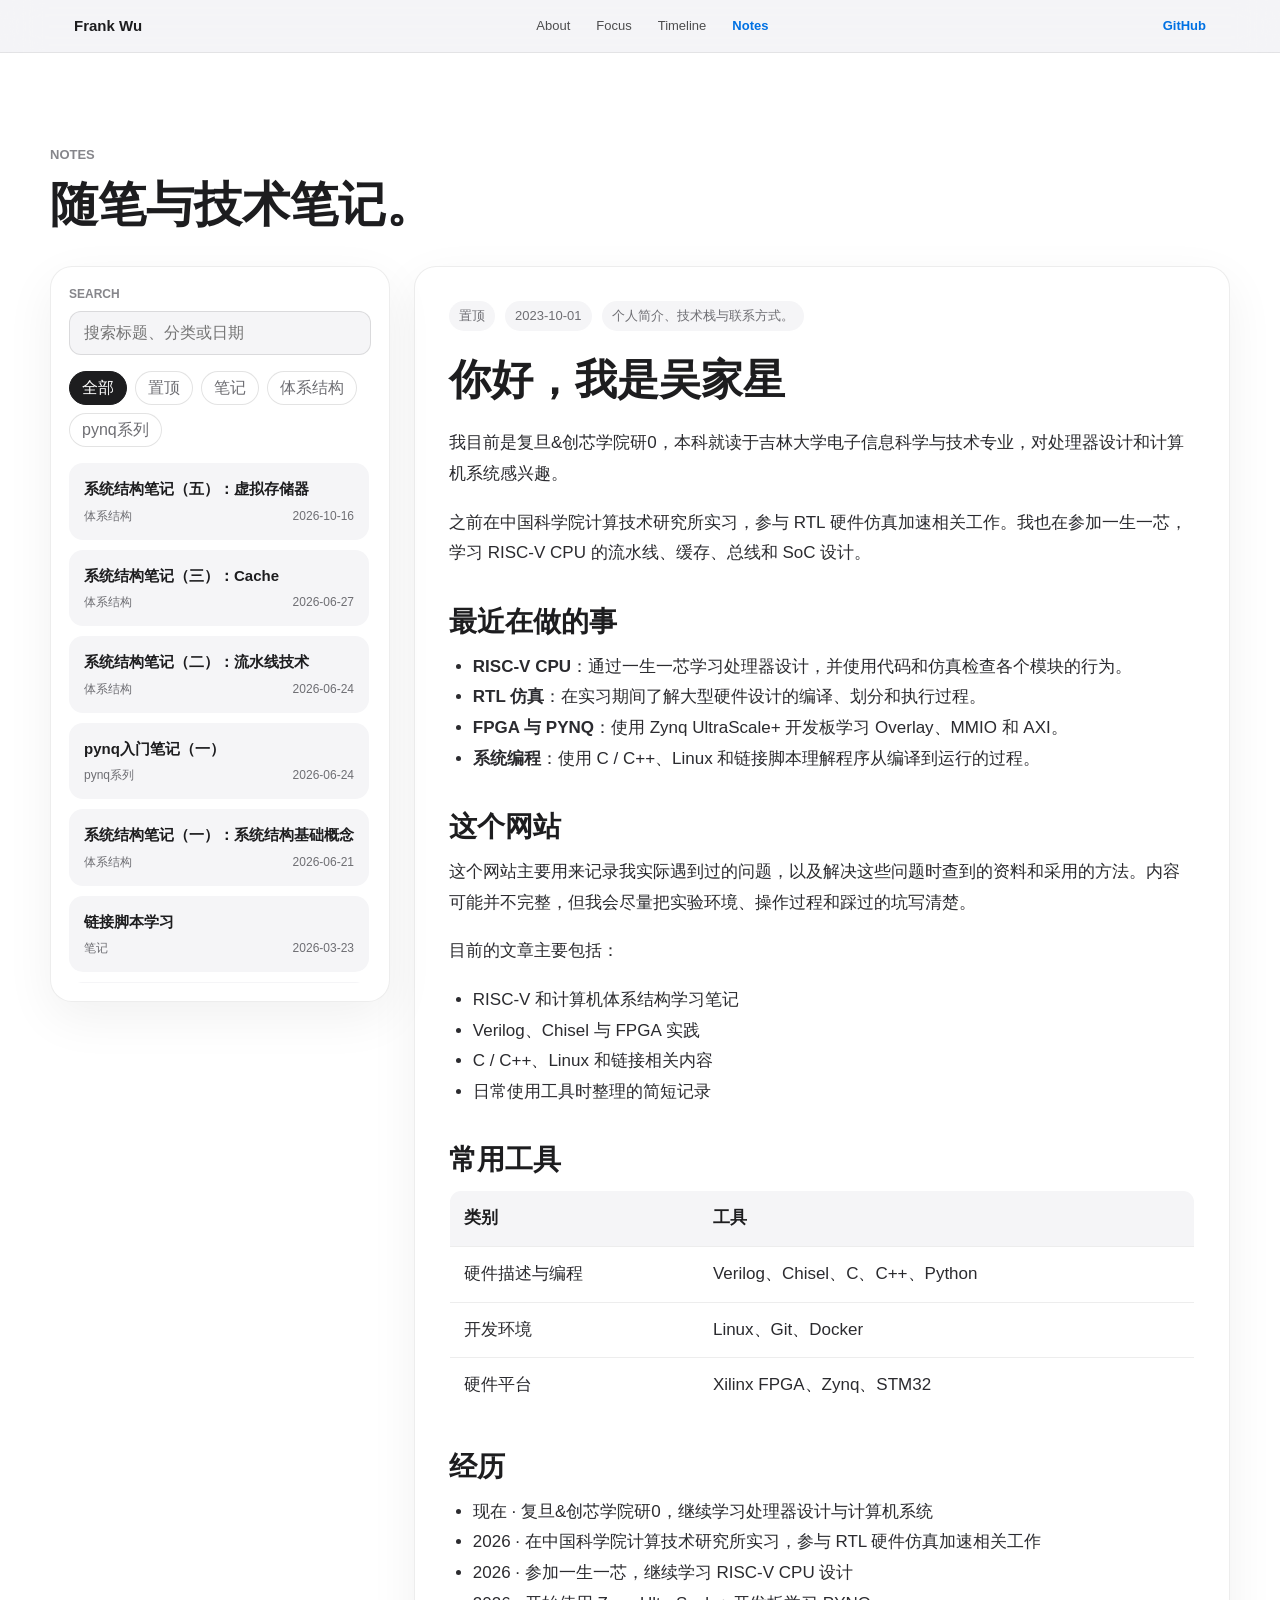
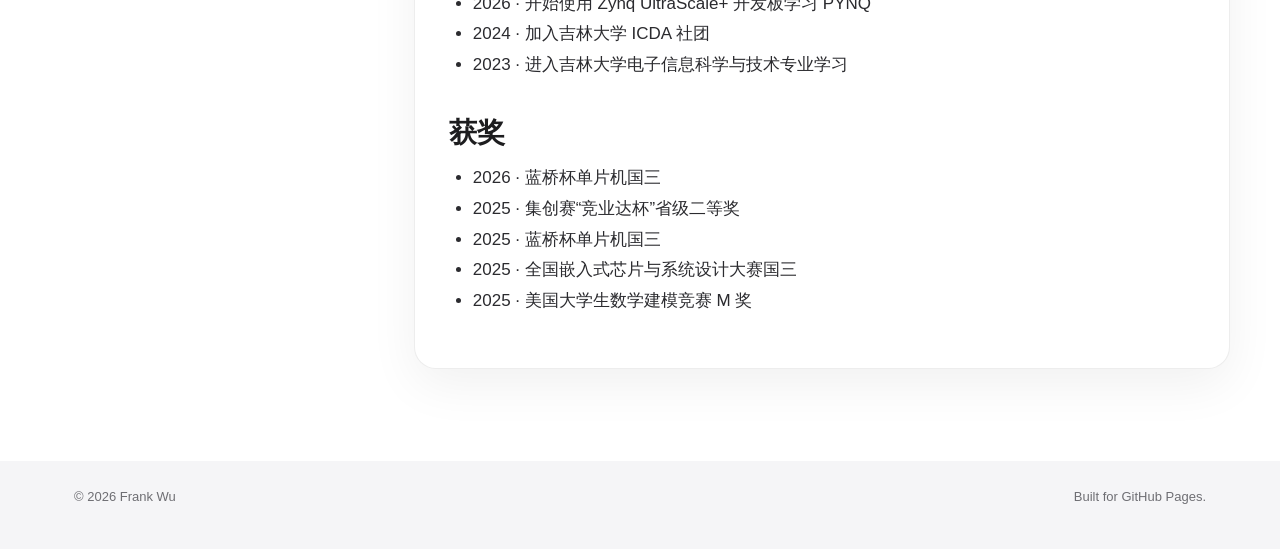
<file: notes.html>
<!DOCTYPE html>
<html lang="zh-CN">
<head>
    <meta charset="UTF-8">
    <meta name="viewport" content="width=device-width, initial-scale=1.0">
    <meta name="description" content="Frank Wu 的技术笔记和随笔。">
    <title>Notes | Frank Wu</title>
    <link rel="stylesheet" href="css/style.css?v=20260621-4">
</head>
<body>
    <div id="app">
        <header class="site-header">
            <nav class="nav-bar" aria-label="主导航">
                <a class="brand" href="index.html#top" aria-label="返回首页">Frank Wu</a>
                <div class="nav-links">
                    <a href="index.html#about">About</a>
                    <a href="index.html#focus">Focus</a>
                    <a href="index.html#timeline">Timeline</a>
                    <a class="nav-link-active" href="notes.html">Notes</a>
                </div>
                <a class="nav-cta" href="https://github.com/frank0221" target="_blank" rel="noreferrer">GitHub</a>
            </nav>
        </header>

        <main>
            <section class="section section-white notes-page" id="notes">
                <div class="section-inner">
                    <div class="section-heading notes-heading">
                        <div>
                            <p class="eyebrow">Notes</p>
                            <h1>随笔与技术笔记。</h1>
                        </div>
                    </div>

                    <div class="notes-shell">
                        <aside class="notes-panel" aria-label="文章列表">
                            <label class="search-box">
                                <span>Search</span>
                                <input id="searchInput" type="search" placeholder="搜索标题、分类或日期">
                            </label>
                            <div class="filter-row" id="categoryFilters" aria-label="分类筛选"></div>
                            <div class="post-list" id="postList"></div>
                        </aside>

                        <article class="reader" aria-live="polite">
                            <div class="reader-meta" id="readerMeta"></div>
                            <div class="markdown-body" id="articleContent">
                                <p class="empty-state">选择一篇文章开始阅读。</p>
                            </div>
                        </article>
                    </div>
                </div>
            </section>
        </main>

        <footer class="site-footer">
            <span>© 2026 Frank Wu</span>
            <span>Built for GitHub Pages.</span>
        </footer>
    </div>

    <script src="js/app.js?v=20261016-1"></script>
</body>
</html>
</file>
<file: css/style.css>
:root {
    --bg: #f5f5f7;
    --panel: #ffffff;
    --ink: #1d1d1f;
    --muted: #6e6e73;
    --line: rgba(29, 29, 31, 0.12);
    --soft-line: rgba(29, 29, 31, 0.08);
    --blue: #0071e3;
    --blue-hover: #0077ed;
    --shadow: 0 24px 80px rgba(0, 0, 0, 0.10);
}

* {
    box-sizing: border-box;
}

html {
    scroll-behavior: smooth;
}

body {
    margin: 0;
    background: var(--bg);
    color: var(--ink);
    font-family: -apple-system, BlinkMacSystemFont, "SF Pro Display", "SF Pro Text", "Segoe UI", sans-serif;
    line-height: 1.5;
    text-rendering: optimizeLegibility;
    -webkit-font-smoothing: antialiased;
}

a {
    color: inherit;
    text-decoration: none;
}

button,
input {
    font: inherit;
}

.site-header {
    position: sticky;
    top: 0;
    z-index: 20;
    background: rgba(245, 245, 247, 0.82);
    border-bottom: 1px solid var(--soft-line);
    backdrop-filter: saturate(180%) blur(20px);
    -webkit-backdrop-filter: saturate(180%) blur(20px);
}

.nav-bar {
    max-width: 1180px;
    height: 52px;
    margin: 0 auto;
    padding: 0 24px;
    display: flex;
    align-items: center;
    justify-content: space-between;
    gap: 24px;
}

.brand {
    font-size: 15px;
    font-weight: 700;
}

.nav-links {
    display: flex;
    align-items: center;
    gap: 26px;
    color: rgba(29, 29, 31, 0.78);
    font-size: 13px;
}

.nav-links a,
.nav-cta {
    transition: color 0.2s ease;
}

.nav-links a:hover,
.nav-cta:hover {
    color: var(--blue);
}

.nav-link-active {
    color: var(--blue);
    font-weight: 700;
}

.nav-cta {
    color: var(--blue);
    font-size: 13px;
    font-weight: 600;
}

.hero {
    max-width: 1180px;
    min-height: calc(100vh - 52px);
    margin: 0 auto;
    padding: 86px 24px 80px;
    display: grid;
    grid-template-columns: minmax(0, 1fr) 440px;
    align-items: center;
    gap: 72px;
}

.eyebrow {
    margin: 0 0 14px;
    color: #86868b;
    font-size: 13px;
    font-weight: 700;
    text-transform: uppercase;
}

.hero-profile {
    display: flex;
    align-items: center;
    gap: 18px;
    margin-bottom: 20px;
}

.hero-profile .eyebrow {
    margin: 0;
}

.hero-avatar {
    width: 88px;
    height: 88px;
    flex: 0 0 auto;
    border-radius: 50%;
    object-fit: cover;
    background: #fff;
    border: 1px solid rgba(29, 29, 31, 0.12);
    box-shadow: 0 18px 45px rgba(0, 0, 0, 0.12);
}

.hero h1 {
    margin: 0;
    font-size: 82px;
    line-height: 0.98;
    font-weight: 800;
}

.hero-subtitle {
    max-width: 650px;
    margin: 28px 0 0;
    color: var(--muted);
    font-size: 24px;
    line-height: 1.35;
}

.hero-actions,
.contact-actions {
    display: flex;
    flex-wrap: wrap;
    gap: 14px;
    margin-top: 34px;
}

.hero-contact-icons {
    display: flex;
    align-items: center;
    gap: 10px;
}

.button {
    display: inline-flex;
    align-items: center;
    justify-content: center;
    min-height: 44px;
    padding: 0 22px;
    border-radius: 999px;
    font-size: 15px;
    font-weight: 600;
    transition: transform 0.2s ease, background 0.2s ease, color 0.2s ease, border-color 0.2s ease;
}

.button:hover {
    transform: translateY(-1px);
}

.button-primary {
    color: #fff;
    background: var(--blue);
}

.button-primary:hover {
    background: var(--blue-hover);
}

.button-secondary {
    color: var(--blue);
    background: transparent;
    border: 1px solid rgba(0, 113, 227, 0.32);
}

.button-secondary:hover {
    border-color: var(--blue);
}

.hero-visual {
    min-height: 540px;
    padding: 26px;
    border-radius: 28px;
    background:
        linear-gradient(180deg, rgba(255, 255, 255, 0.96), rgba(242, 242, 245, 0.96)),
        radial-gradient(circle at 50% 0%, rgba(0, 113, 227, 0.14), transparent 42%);
    border: 1px solid rgba(255, 255, 255, 0.78);
    box-shadow: var(--shadow);
    display: flex;
    flex-direction: column;
    justify-content: space-between;
}

.chip-topline,
.signal-grid {
    display: flex;
    align-items: center;
    justify-content: space-between;
    gap: 12px;
    color: var(--muted);
    font-size: 13px;
    font-weight: 600;
}

.chip-topline strong {
    color: var(--ink);
}

.silicon-chip {
    min-height: 276px;
    padding: 30px;
    border-radius: 24px;
    color: #f5f5f7;
    background:
        linear-gradient(145deg, rgba(255, 255, 255, 0.12), transparent 38%),
        #1d1d1f;
    box-shadow: inset 0 1px 0 rgba(255, 255, 255, 0.16);
    display: flex;
    flex-direction: column;
    justify-content: space-between;
}

.chip-label {
    color: rgba(245, 245, 247, 0.62);
    font-size: 14px;
    font-weight: 700;
}

.silicon-chip .chip-stack {
    flex: 1;
    width: 100%;
    margin-top: 22px;
    font-size: 44px;
    line-height: 0.95;
    display: grid;
    grid-template-rows: repeat(3, minmax(0, 1fr));
    align-items: stretch;
}

.chip-stack span {
    display: flex;
    align-items: center;
    white-space: nowrap;
}

.signal-grid {
    display: grid;
    grid-template-columns: repeat(2, minmax(0, 1fr));
}

.signal-grid span {
    padding: 14px 16px;
    border-radius: 16px;
    background: rgba(255, 255, 255, 0.72);
    border: 1px solid rgba(29, 29, 31, 0.07);
    color: var(--ink);
}

.section {
    padding: 92px 24px;
}

.section-white {
    background: #fff;
}

.section-inner {
    max-width: 1180px;
    margin: 0 auto;
}

.two-column {
    display: grid;
    grid-template-columns: 0.9fr 1.1fr;
    gap: 80px;
    align-items: start;
}

.section h2 {
    margin: 0;
    font-size: 48px;
    line-height: 1.08;
}

.lead-copy {
    color: var(--muted);
    font-size: 20px;
}

.lead-copy p {
    margin: 0 0 18px;
}

.section-heading {
    max-width: 760px;
    margin-bottom: 36px;
}

.notes-heading {
    max-width: none;
    display: flex;
    align-items: end;
    justify-content: space-between;
    gap: 28px;
}

.notes-heading > p {
    max-width: 320px;
    margin: 0;
    color: var(--muted);
    font-size: 17px;
}

.notes-page {
    min-height: calc(100vh - 52px);
}

.notes-page .section-heading h1 {
    margin: 0;
    font-size: 48px;
    line-height: 1.08;
}

.feature-grid {
    display: grid;
    grid-template-columns: repeat(3, minmax(0, 1fr));
    gap: 18px;
}

.feature-tile {
    min-height: 270px;
    padding: 30px;
    border-radius: 22px;
    background: var(--panel);
    box-shadow: 0 16px 50px rgba(0, 0, 0, 0.06);
}

.tile-kicker {
    color: var(--blue);
    font-size: 13px;
    font-weight: 700;
}

.feature-tile h3 {
    margin: 18px 0 12px;
    font-size: 28px;
    line-height: 1.12;
}

.feature-tile p {
    margin: 0;
    color: var(--muted);
    font-size: 17px;
}

.notes-shell {
    display: grid;
    grid-template-columns: 340px minmax(0, 1fr);
    gap: 24px;
    align-items: start;
}

.notes-panel,
.reader {
    border: 1px solid var(--soft-line);
    border-radius: 22px;
    background: #fff;
    box-shadow: 0 16px 50px rgba(0, 0, 0, 0.06);
}

.notes-panel {
    position: sticky;
    top: 76px;
    padding: 18px;
}

.search-box {
    display: block;
}

.search-box span {
    display: block;
    margin: 0 0 8px;
    color: #86868b;
    font-size: 12px;
    font-weight: 700;
    text-transform: uppercase;
}

.search-box input {
    width: 100%;
    height: 44px;
    padding: 0 14px;
    border: 1px solid var(--line);
    border-radius: 12px;
    outline: none;
    color: var(--ink);
    background: #f5f5f7;
}

.search-box input:focus {
    border-color: var(--blue);
    background: #fff;
}

.filter-row {
    display: flex;
    flex-wrap: wrap;
    gap: 8px;
    margin: 16px 0;
}

.filter-button {
    height: 34px;
    padding: 0 12px;
    border: 1px solid var(--line);
    border-radius: 999px;
    background: #fff;
    color: var(--muted);
    cursor: pointer;
}

.filter-button.active {
    color: #fff;
    background: var(--ink);
    border-color: var(--ink);
}

.post-list {
    display: grid;
    gap: 10px;
    max-height: 520px;
    overflow: auto;
    padding-right: 2px;
}

.post-button {
    width: 100%;
    padding: 14px;
    border: 1px solid transparent;
    border-radius: 14px;
    background: #f5f5f7;
    color: var(--ink);
    text-align: left;
    cursor: pointer;
    transition: background 0.2s ease, border-color 0.2s ease;
}

.post-button:hover,
.post-button.active {
    background: #fff;
    border-color: rgba(0, 113, 227, 0.28);
}

.post-title {
    display: block;
    margin-bottom: 6px;
    font-size: 15px;
    font-weight: 700;
}

.post-meta {
    display: flex;
    justify-content: space-between;
    gap: 12px;
    color: var(--muted);
    font-size: 12px;
}

.reader {
    min-height: 640px;
    padding: 34px;
}

.reader-meta {
    display: flex;
    flex-wrap: wrap;
    gap: 10px;
    margin-bottom: 24px;
    color: var(--muted);
    font-size: 13px;
}

.reader-meta span {
    padding: 5px 10px;
    border-radius: 999px;
    background: #f5f5f7;
}

.empty-state,
.loading-state {
    color: var(--muted);
}

.markdown-body {
    color: #2b2b2f;
    font-size: 17px;
    line-height: 1.8;
}

.markdown-body h1,
.markdown-body h2,
.markdown-body h3,
.markdown-body h4,
.markdown-body h5,
.markdown-body h6 {
    color: var(--ink);
    line-height: 1.18;
}

.markdown-body h1 {
    margin: 0 0 24px;
    font-size: 42px;
}

.markdown-body h2 {
    margin: 36px 0 14px;
    font-size: 28px;
}

.markdown-body h3 {
    margin: 28px 0 10px;
    font-size: 21px;
}

.markdown-body h4 {
    margin: 24px 0 10px;
    font-size: 18px;
}

.markdown-body h5,
.markdown-body h6 {
    margin: 20px 0 10px;
    font-size: 16px;
}

.markdown-body p,
.markdown-body ul,
.markdown-body ol,
.markdown-body table,
.markdown-body blockquote,
.markdown-body pre,
.markdown-body .math-block {
    margin: 0 0 18px;
}

.markdown-body a {
    color: var(--blue);
}

.markdown-body ul,
.markdown-body ol {
    padding-left: 1.4em;
}

.markdown-body code {
    padding: 0.15em 0.35em;
    border-radius: 6px;
    background: #f5f5f7;
    font-family: "SF Mono", Consolas, "Liberation Mono", monospace;
    font-size: 0.9em;
}

.markdown-body pre {
    padding: 18px;
    overflow: auto;
    border-radius: 14px;
    background: #1d1d1f;
    color: #f5f5f7;
}

.markdown-body pre code {
    padding: 0;
    background: transparent;
    color: inherit;
}

.markdown-body blockquote {
    padding: 16px 18px;
    border-left: 4px solid var(--blue);
    border-radius: 12px;
    background: #f5f5f7;
    color: var(--muted);
}

.markdown-body .math-block {
    padding: 16px 18px;
    overflow-x: auto;
    border-radius: 14px;
    background: #f5f5f7;
    color: var(--ink);
    font-family: "SF Mono", Consolas, "Liberation Mono", monospace;
    white-space: pre-wrap;
}

.markdown-body .footnote {
    color: var(--muted);
    font-size: 0.92em;
}

.markdown-body table {
    width: 100%;
    border-collapse: collapse;
    overflow: hidden;
    border: 1px solid var(--soft-line);
    border-radius: 12px;
}

.markdown-body th,
.markdown-body td {
    padding: 12px 14px;
    border-bottom: 1px solid var(--soft-line);
    text-align: left;
}

.markdown-body th {
    background: #f5f5f7;
    color: var(--ink);
}

.timeline {
    display: grid;
    gap: 12px;
}

.timeline-item {
    display: grid;
    grid-template-columns: 110px 1fr;
    gap: 20px;
    padding: 20px 0;
    border-bottom: 1px solid var(--soft-line);
}

.timeline-item span {
    color: var(--blue);
    font-weight: 800;
}

.timeline-item p {
    margin: 0;
    color: var(--muted);
    font-size: 18px;
}

.contact-icon-link {
    width: 44px;
    height: 44px;
    display: inline-flex;
    align-items: center;
    justify-content: center;
    border-radius: 50%;
    color: var(--ink);
    background: #fff;
    border: 1px solid var(--soft-line);
    box-shadow: 0 10px 28px rgba(0, 0, 0, 0.08);
    transition: transform 0.2s ease, color 0.2s ease, border-color 0.2s ease, box-shadow 0.2s ease;
}

.contact-icon-link:hover {
    color: var(--blue);
    border-color: rgba(0, 113, 227, 0.28);
    box-shadow: 0 16px 42px rgba(0, 113, 227, 0.12);
    transform: translateY(-2px);
}

.contact-icon-link svg {
    width: 21px;
    height: 21px;
    fill: none;
    stroke: currentColor;
    stroke-width: 1.8;
    stroke-linecap: round;
    stroke-linejoin: round;
}

.contact-icon-link .github-mark {
    fill: currentColor;
    stroke: none;
}

.site-footer {
    max-width: 1180px;
    margin: 0 auto;
    padding: 26px 24px 42px;
    display: flex;
    justify-content: space-between;
    gap: 18px;
    color: var(--muted);
    font-size: 13px;
}

@media (max-width: 980px) {
    .hero {
        grid-template-columns: 1fr;
        min-height: auto;
        gap: 42px;
    }

    .hero h1 {
        font-size: 62px;
    }

    .hero-subtitle {
        font-size: 21px;
    }

    .hero-visual {
        min-height: 420px;
    }

    .two-column,
    .notes-shell {
        grid-template-columns: 1fr;
    }

    .notes-panel {
        position: static;
    }

    .feature-grid {
        grid-template-columns: 1fr;
    }
}

@media (max-width: 720px) {
    .nav-bar {
        padding: 0 16px;
    }

    .nav-links {
        display: none;
    }

    .hero,
    .section {
        padding-left: 18px;
        padding-right: 18px;
    }

    .hero {
        padding-top: 58px;
        padding-bottom: 58px;
    }

    .hero h1 {
        font-size: 48px;
    }

    .hero-profile {
        gap: 12px;
        margin-bottom: 18px;
    }

    .hero-avatar {
        width: 64px;
        height: 64px;
    }

    .hero-subtitle {
        font-size: 19px;
    }

    .section h2 {
        font-size: 36px;
    }

    .notes-heading {
        align-items: start;
        flex-direction: column;
    }

    .reader {
        padding: 24px;
        border-radius: 18px;
    }

    .markdown-body h1 {
        font-size: 32px;
    }

    .timeline-item {
        grid-template-columns: 1fr;
        gap: 6px;
    }

    .site-footer {
        flex-direction: column;
        padding-left: 18px;
        padding-right: 18px;
    }
}

.markdown-body img {
    display: block;
    max-width: 100%;
    height: auto;
    margin: 1rem auto;
}
</file>
